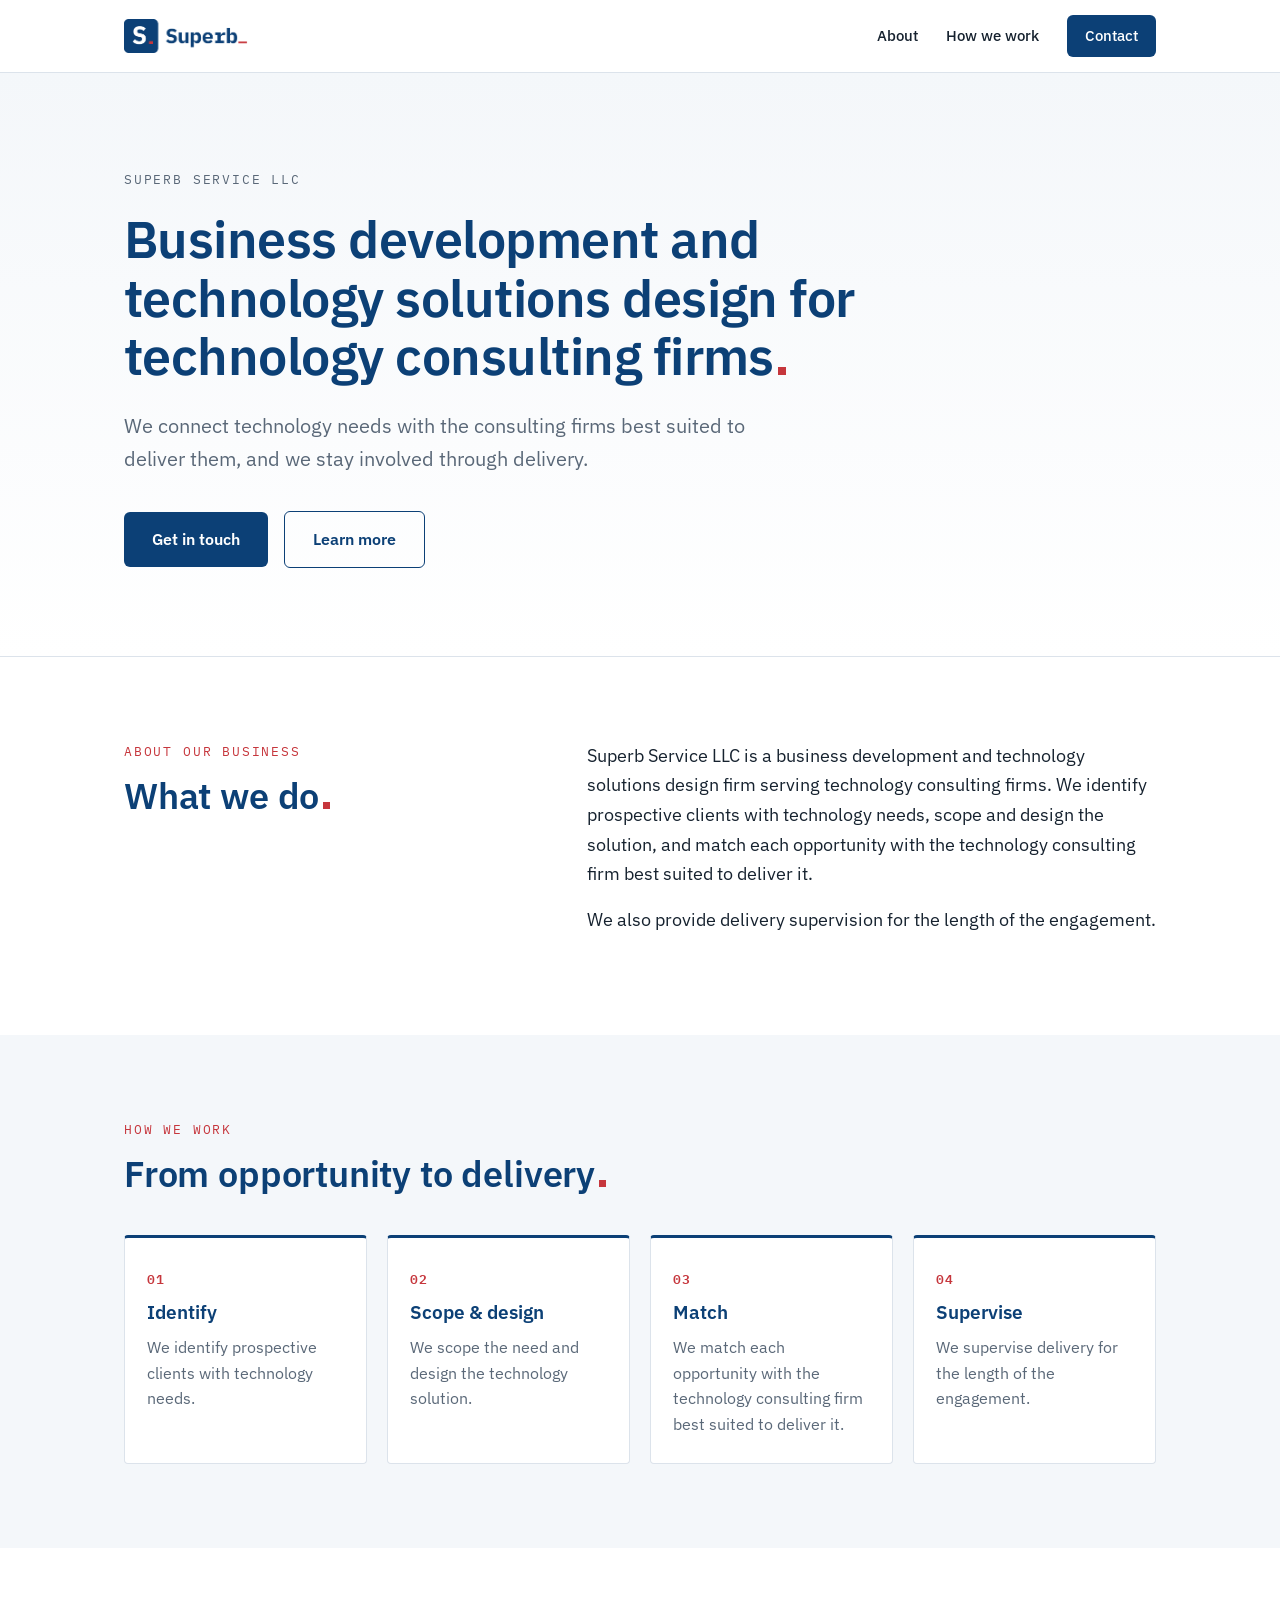
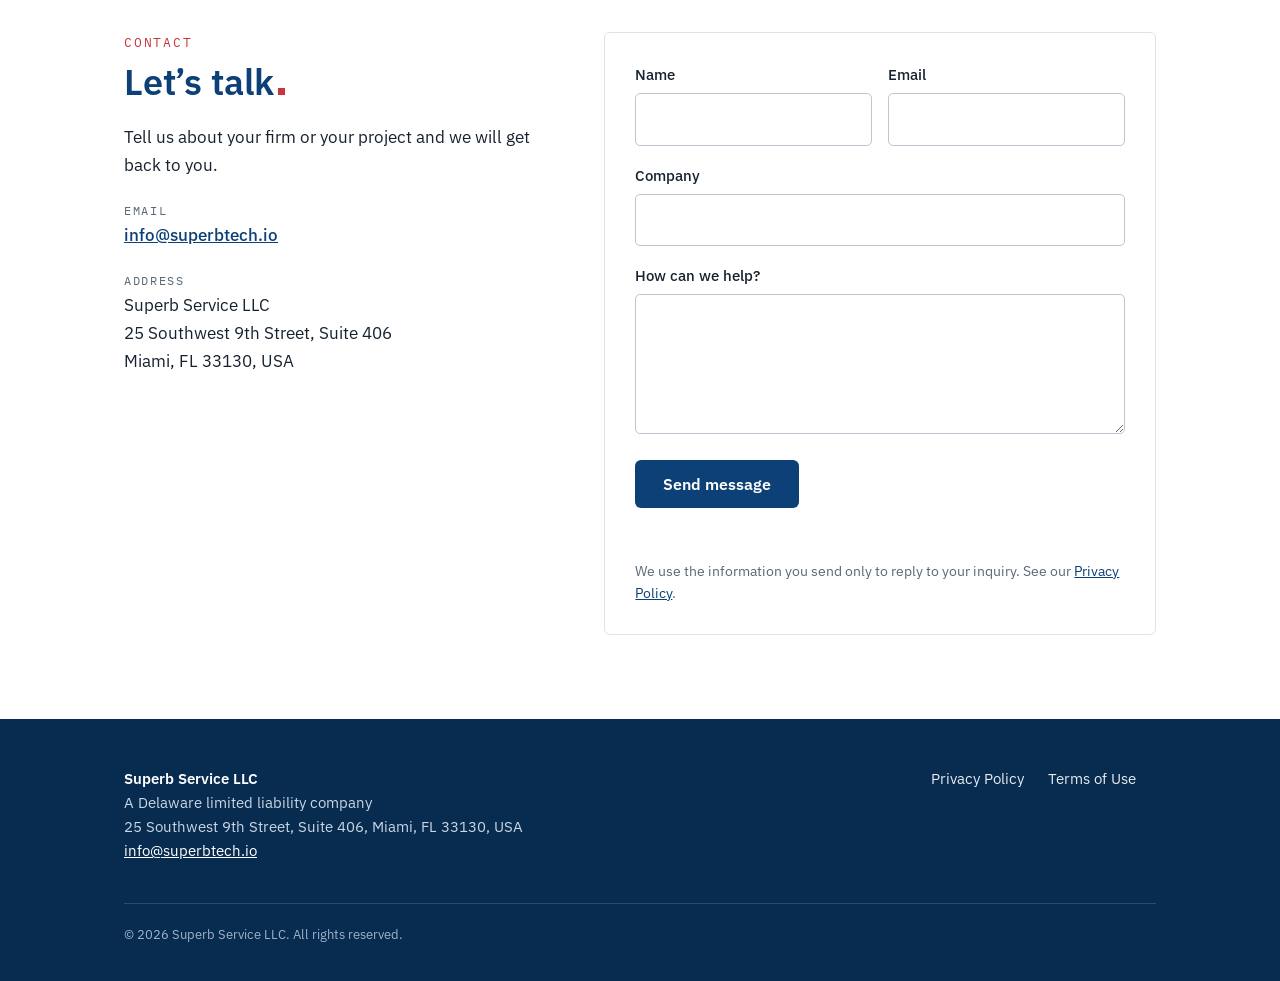
<file: index.html>
<!DOCTYPE html>
<html lang="en">
<head>
<meta charset="utf-8">
<meta name="viewport" content="width=device-width, initial-scale=1">
<title>Superb Service LLC | Business Development &amp; Technology Solutions Design</title>
<meta name="description" content="Superb Service LLC is a business development and technology solutions design firm serving technology consulting firms. We scope solutions, match each opportunity with the right consulting firm, and supervise delivery.">
<link rel="canonical" href="https://superbtech.io/">
<link rel="icon" type="image/png" href="assets/favicon.png">
<link rel="apple-touch-icon" href="assets/apple-touch-icon.png">
<meta property="og:type" content="website">
<meta property="og:title" content="Superb Service LLC">
<meta property="og:description" content="Business development and technology solutions design for technology consulting firms.">
<meta property="og:url" content="https://superbtech.io/">
<meta property="og:image" content="https://superbtech.io/assets/logo-full.png">
<link rel="preconnect" href="https://fonts.googleapis.com">
<link rel="preconnect" href="https://fonts.gstatic.com" crossorigin>
<link href="https://fonts.googleapis.com/css2?family=IBM+Plex+Mono:wght@400;500;600&family=IBM+Plex+Sans:wght@400;500;600&display=swap" rel="stylesheet">
<link rel="stylesheet" href="style.css">
<script type="application/ld+json">
{
  "@context": "https://schema.org",
  "@type": "Organization",
  "name": "Superb Service LLC",
  "url": "https://superbtech.io",
  "logo": "https://superbtech.io/assets/logo-full.png",
  "email": "info@superbtech.io",
  "description": "Business development and technology solutions design firm serving technology consulting firms.",
  "address": {
    "@type": "PostalAddress",
    "streetAddress": "25 Southwest 9th Street, Suite 406",
    "addressLocality": "Miami",
    "addressRegion": "FL",
    "postalCode": "33130",
    "addressCountry": "US"
  }
}
</script>
</head>
<body>

<header class="site-header">
  <div class="wrap">
    <a class="brand" href="#top" aria-label="Superb Service LLC home"><img src="assets/logo-full.png" alt="Superb" width="124" height="34"></a>
    <nav class="nav" aria-label="Main">
      <a href="#about">About</a>
      <a href="#how">How we work</a>
      <a class="btn-nav" href="#contact">Contact</a>
    </nav>
  </div>
</header>

<main id="top">

  <section class="hero">
    <div class="wrap">
      <p class="eyebrow">Superb Service LLC</p>
      <h1>Business development and technology solutions design for technology consulting firms<span class="sq" aria-hidden="true"></span></h1>
      <p class="lead">We connect technology needs with the consulting firms best suited to deliver them, and we stay involved through delivery.</p>
      <a class="btn" href="#contact">Get in touch</a>
      <a class="btn ghost" href="#about">Learn more</a>
    </div>
  </section>

  <section id="about">
    <div class="wrap about-grid">
      <div>
        <p class="kicker">About our business</p>
        <h2>What we do<span class="sq" aria-hidden="true"></span></h2>
      </div>
      <div class="body">
        <p>Superb Service LLC is a business development and technology solutions design firm serving technology consulting firms. We identify prospective clients with technology needs, scope and design the solution, and match each opportunity with the technology consulting firm best suited to deliver it.</p>
        <p>We also provide delivery supervision for the length of the engagement.</p>
      </div>
    </div>
  </section>

  <section id="how" class="soft">
    <div class="wrap">
      <p class="kicker">How we work</p>
      <h2>From opportunity to delivery<span class="sq" aria-hidden="true"></span></h2>
      <div class="steps">
        <div class="step">
          <span class="num">01</span>
          <h3>Identify</h3>
          <p>We identify prospective clients with technology needs.</p>
        </div>
        <div class="step">
          <span class="num">02</span>
          <h3>Scope &amp; design</h3>
          <p>We scope the need and design the technology solution.</p>
        </div>
        <div class="step">
          <span class="num">03</span>
          <h3>Match</h3>
          <p>We match each opportunity with the technology consulting firm best suited to deliver it.</p>
        </div>
        <div class="step">
          <span class="num">04</span>
          <h3>Supervise</h3>
          <p>We supervise delivery for the length of the engagement.</p>
        </div>
      </div>
    </div>
  </section>

  <section id="contact">
    <div class="wrap contact-grid">
      <div class="contact-info">
        <p class="kicker">Contact</p>
        <h2>Let&rsquo;s talk<span class="sq" aria-hidden="true"></span></h2>
        <p>Tell us about your firm or your project and we will get back to you.</p>
        <span class="label">Email</span>
        <p><a href="mailto:info@superbtech.io">info@superbtech.io</a></p>
        <span class="label">Address</span>
        <p>Superb Service LLC<br>25 Southwest 9th Street, Suite 406<br>Miami, FL 33130, USA</p>
      </div>

      <form id="contact-form" action="https://formspree.io/f/xzereago" method="POST">
        <div class="row">
          <div class="field">
            <label for="name">Name</label>
            <input id="name" name="name" type="text" autocomplete="name" required>
          </div>
          <div class="field">
            <label for="email">Email</label>
            <input id="email" name="email" type="email" autocomplete="email" required>
          </div>
        </div>
        <div class="field">
          <label for="company">Company</label>
          <input id="company" name="company" type="text" autocomplete="organization">
        </div>
        <div class="field">
          <label for="message">How can we help?</label>
          <textarea id="message" name="message" required></textarea>
        </div>
        <input class="hp" type="text" name="_gotcha" tabindex="-1" autocomplete="off" aria-hidden="true">
        <input type="hidden" name="_subject" value="New inquiry from superbtech.io">
        <button class="btn" type="submit" id="submit-btn">Send message</button>
        <div id="form-status" role="status" aria-live="polite"></div>
        <p class="form-note">We use the information you send only to reply to your inquiry. See our <a href="privacy.html">Privacy Policy</a>.</p>
      </form>
    </div>
  </section>

</main>

<footer class="site-footer">
  <div class="wrap">
    <div>
      <strong>Superb Service LLC</strong><br>
      A Delaware limited liability company<br>
      25 Southwest 9th Street, Suite 406, Miami, FL 33130, USA<br>
      <a href="mailto:info@superbtech.io">info@superbtech.io</a>
    </div>
    <div class="links">
      <a href="privacy.html">Privacy Policy</a>
      <a href="terms.html">Terms of Use</a>
    </div>
    <div class="legal">&copy; <span id="yr">2026</span> Superb Service LLC. All rights reserved.</div>
  </div>
</footer>

<script>
document.getElementById('yr').textContent = new Date().getFullYear();

var form = document.getElementById('contact-form');
var statusEl = document.getElementById('form-status');
var btn = document.getElementById('submit-btn');

form.addEventListener('submit', function (e) {
  e.preventDefault();
  statusEl.className = '';
  statusEl.textContent = '';
  btn.disabled = true;
  btn.textContent = 'Sending...';

  fetch(form.action, {
    method: 'POST',
    body: new FormData(form),
    headers: { 'Accept': 'application/json' }
  }).then(function (r) {
    if (r.ok) {
      statusEl.className = 'ok';
      statusEl.textContent = 'Thank you. Your message has been sent and we will reply soon.';
      form.reset();
    } else {
      throw new Error('bad status');
    }
  }).catch(function () {
    statusEl.className = 'err';
    statusEl.textContent = 'Something went wrong. Please email us directly at info@superbtech.io.';
  }).finally(function () {
    btn.disabled = false;
    btn.textContent = 'Send message';
  });
});
</script>
</body>
</html>
</file>
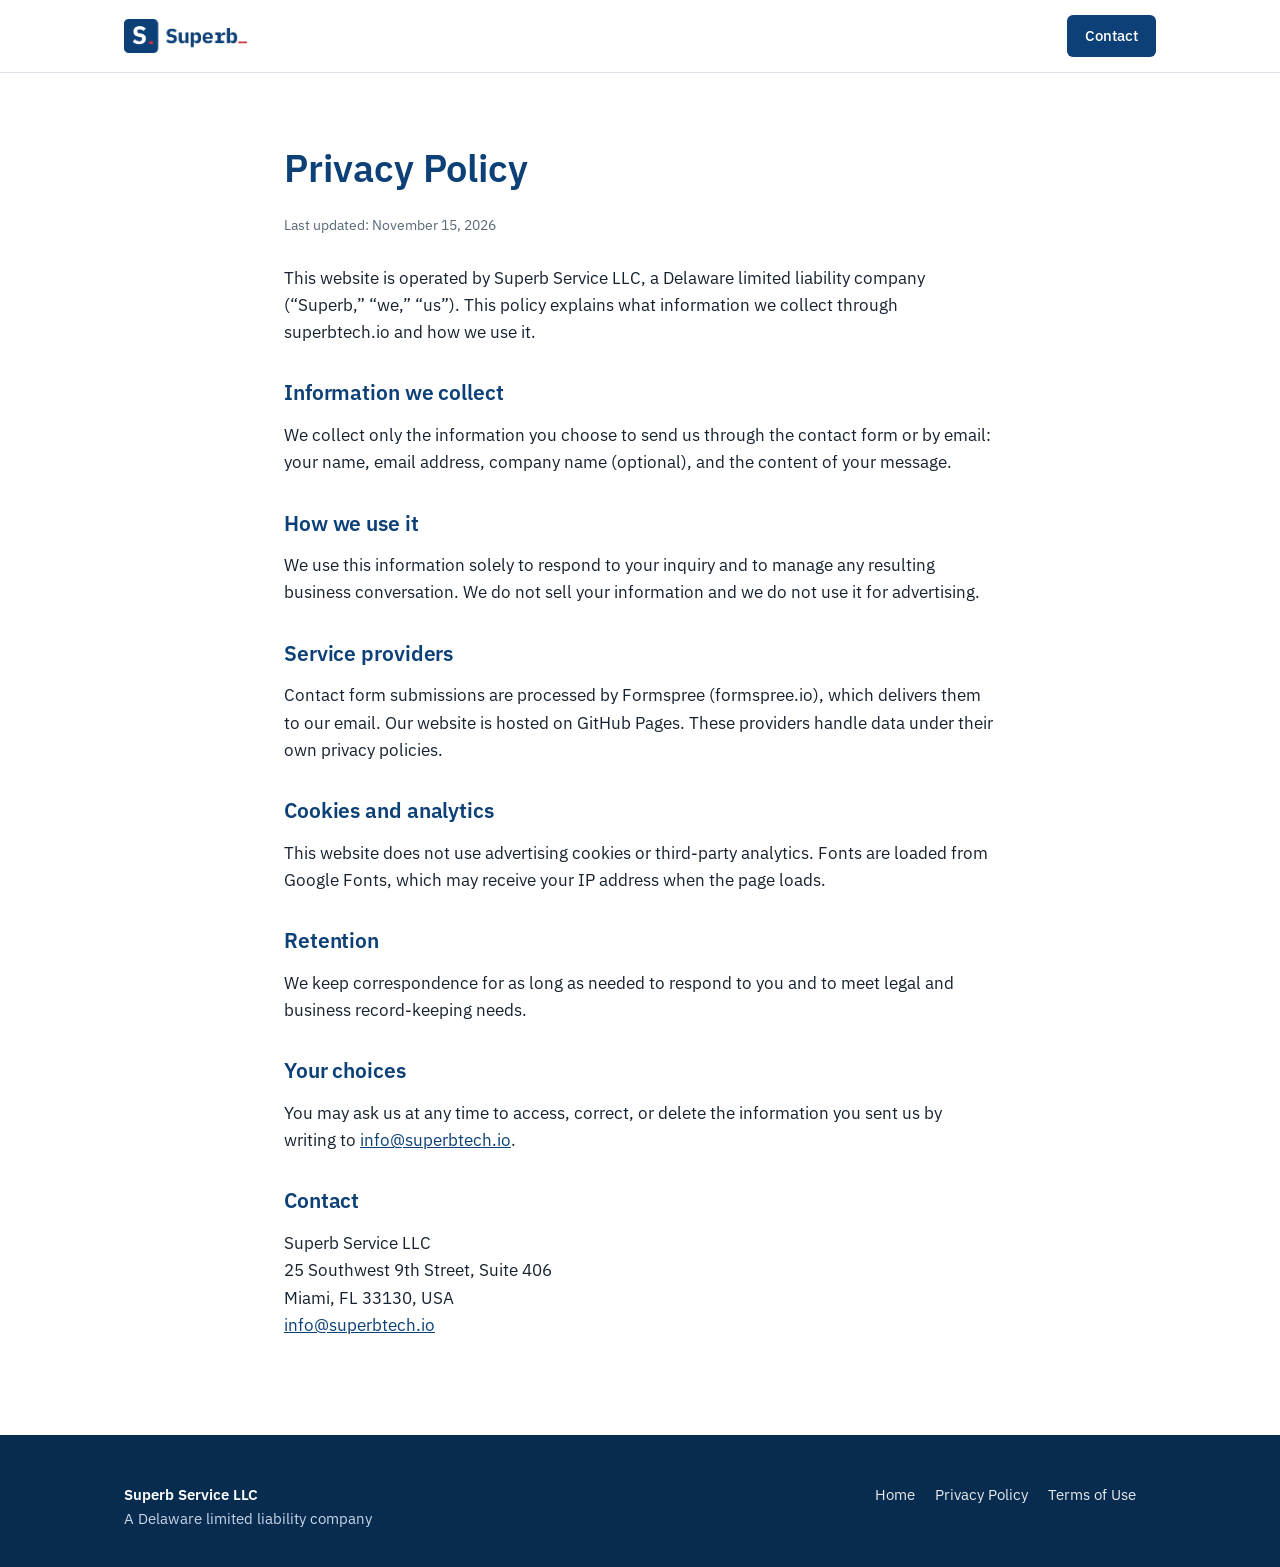
<file: privacy.html>
<!DOCTYPE html>
<html lang="en">
<head>
<meta charset="utf-8">
<meta name="viewport" content="width=device-width, initial-scale=1">
<title>Privacy Policy | Superb Service LLC</title>
<meta name="robots" content="index,follow">
<link rel="canonical" href="https://superbtech.io/privacy.html">
<link rel="icon" type="image/png" href="assets/favicon.png">
<link href="https://fonts.googleapis.com/css2?family=IBM+Plex+Mono:wght@400;500;600&family=IBM+Plex+Sans:wght@400;500;600&display=swap" rel="stylesheet">
<link rel="stylesheet" href="style.css">
</head>
<body>
<header class="site-header">
  <div class="wrap">
    <a class="brand" href="index.html" aria-label="Superb Service LLC home"><img src="assets/logo-full.png" alt="Superb" width="124" height="34"></a>
    <nav class="nav"><a class="btn-nav" href="index.html#contact">Contact</a></nav>
  </div>
</header>

<main class="legal-page">
  <div class="wrap">
    <h1>Privacy Policy</h1>
    <p class="updated">Last updated: November 15, 2026</p>

    <p>This website is operated by Superb Service LLC, a Delaware limited liability company (&ldquo;Superb,&rdquo; &ldquo;we,&rdquo; &ldquo;us&rdquo;). This policy explains what information we collect through superbtech.io and how we use it.</p>

    <h2>Information we collect</h2>
    <p>We collect only the information you choose to send us through the contact form or by email: your name, email address, company name (optional), and the content of your message.</p>

    <h2>How we use it</h2>
    <p>We use this information solely to respond to your inquiry and to manage any resulting business conversation. We do not sell your information and we do not use it for advertising.</p>

    <h2>Service providers</h2>
    <p>Contact form submissions are processed by Formspree (formspree.io), which delivers them to our email. Our website is hosted on GitHub Pages. These providers handle data under their own privacy policies.</p>

    <h2>Cookies and analytics</h2>
    <p>This website does not use advertising cookies or third-party analytics. Fonts are loaded from Google Fonts, which may receive your IP address when the page loads.</p>

    <h2>Retention</h2>
    <p>We keep correspondence for as long as needed to respond to you and to meet legal and business record-keeping needs.</p>

    <h2>Your choices</h2>
    <p>You may ask us at any time to access, correct, or delete the information you sent us by writing to <a href="mailto:info@superbtech.io">info@superbtech.io</a>.</p>

    <h2>Contact</h2>
    <p>Superb Service LLC<br>25 Southwest 9th Street, Suite 406<br>Miami, FL 33130, USA<br><a href="mailto:info@superbtech.io">info@superbtech.io</a></p>
  </div>
</main>

<footer class="site-footer">
  <div class="wrap">
    <div><strong>Superb Service LLC</strong><br>A Delaware limited liability company</div>
    <div class="links"><a href="index.html">Home</a><a href="privacy.html">Privacy Policy</a><a href="terms.html">Terms of Use</a></div>
  </div>
</footer>
</body>
</html>
</file>
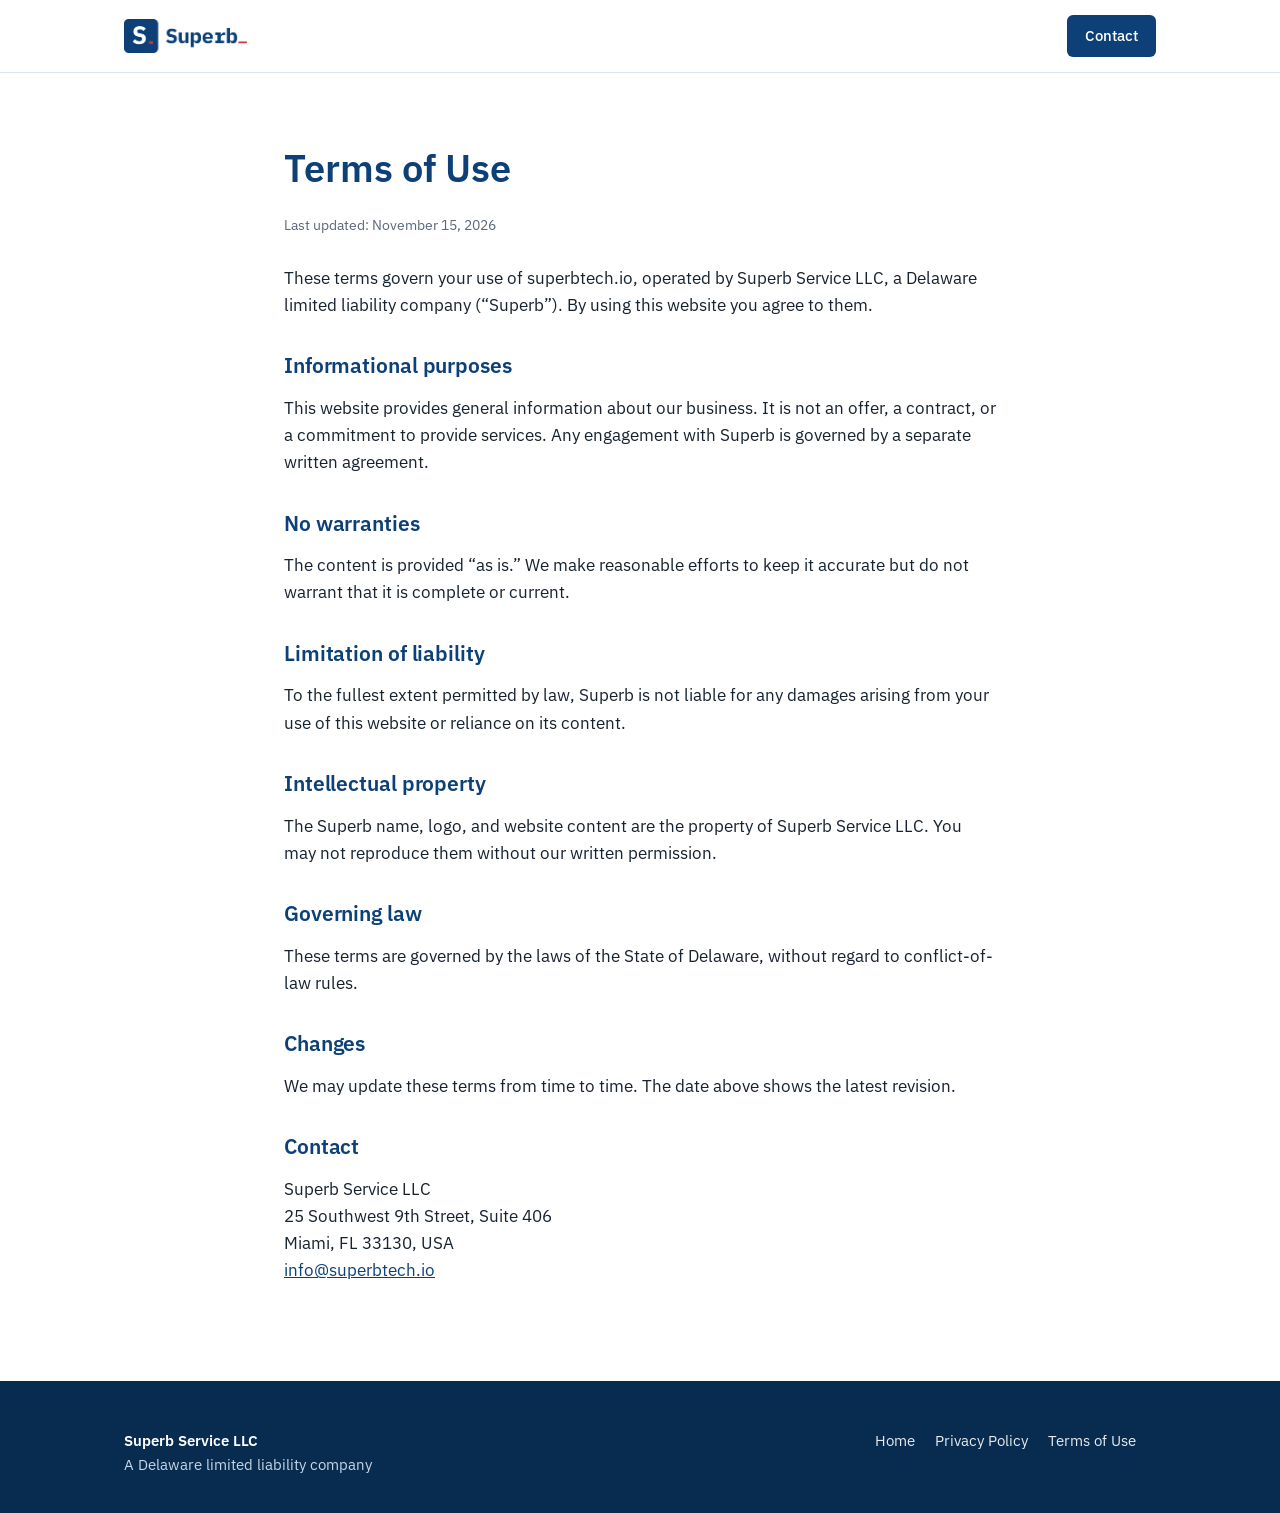
<file: terms.html>
<!DOCTYPE html>
<html lang="en">
<head>
<meta charset="utf-8">
<meta name="viewport" content="width=device-width, initial-scale=1">
<title>Terms of Use | Superb Service LLC</title>
<meta name="robots" content="index,follow">
<link rel="canonical" href="https://superbtech.io/terms.html">
<link rel="icon" type="image/png" href="assets/favicon.png">
<link href="https://fonts.googleapis.com/css2?family=IBM+Plex+Mono:wght@400;500;600&family=IBM+Plex+Sans:wght@400;500;600&display=swap" rel="stylesheet">
<link rel="stylesheet" href="style.css">
</head>
<body>
<header class="site-header">
  <div class="wrap">
    <a class="brand" href="index.html" aria-label="Superb Service LLC home"><img src="assets/logo-full.png" alt="Superb" width="124" height="34"></a>
    <nav class="nav"><a class="btn-nav" href="index.html#contact">Contact</a></nav>
  </div>
</header>

<main class="legal-page">
  <div class="wrap">
    <h1>Terms of Use</h1>
    <p class="updated">Last updated: November 15, 2026</p>

    <p>These terms govern your use of superbtech.io, operated by Superb Service LLC, a Delaware limited liability company (&ldquo;Superb&rdquo;). By using this website you agree to them.</p>

    <h2>Informational purposes</h2>
    <p>This website provides general information about our business. It is not an offer, a contract, or a commitment to provide services. Any engagement with Superb is governed by a separate written agreement.</p>

    <h2>No warranties</h2>
    <p>The content is provided &ldquo;as is.&rdquo; We make reasonable efforts to keep it accurate but do not warrant that it is complete or current.</p>

    <h2>Limitation of liability</h2>
    <p>To the fullest extent permitted by law, Superb is not liable for any damages arising from your use of this website or reliance on its content.</p>

    <h2>Intellectual property</h2>
    <p>The Superb name, logo, and website content are the property of Superb Service LLC. You may not reproduce them without our written permission.</p>

    <h2>Governing law</h2>
    <p>These terms are governed by the laws of the State of Delaware, without regard to conflict-of-law rules.</p>

    <h2>Changes</h2>
    <p>We may update these terms from time to time. The date above shows the latest revision.</p>

    <h2>Contact</h2>
    <p>Superb Service LLC<br>25 Southwest 9th Street, Suite 406<br>Miami, FL 33130, USA<br><a href="mailto:info@superbtech.io">info@superbtech.io</a></p>
  </div>
</main>

<footer class="site-footer">
  <div class="wrap">
    <div><strong>Superb Service LLC</strong><br>A Delaware limited liability company</div>
    <div class="links"><a href="index.html">Home</a><a href="privacy.html">Privacy Policy</a><a href="terms.html">Terms of Use</a></div>
  </div>
</footer>
</body>
</html>
</file>
<file: style.css>
:root{
  --navy:#0C4076;
  --navy-dark:#082B50;
  --red:#C6363C;
  --ink:#16222F;
  --muted:#5A6878;
  --line:#DCE3EB;
  --bg:#FFFFFF;
  --bg-soft:#F4F7FA;
  --maxw:1080px;
}
*{box-sizing:border-box}
html{scroll-behavior:smooth;scroll-padding-top:84px}
body{margin:0;font-family:'IBM Plex Sans',system-ui,-apple-system,'Segoe UI',Roboto,sans-serif;color:var(--ink);background:var(--bg);line-height:1.65;font-size:17px;-webkit-font-smoothing:antialiased}
img{max-width:100%;display:block}
a{color:var(--navy)}
.wrap{max-width:var(--maxw);margin:0 auto;padding:0 24px}

/* Header */
.site-header{position:sticky;top:0;z-index:10;background:rgba(255,255,255,.96);backdrop-filter:saturate(1.4) blur(8px);border-bottom:1px solid var(--line)}
.site-header .wrap{display:flex;align-items:center;justify-content:space-between;height:72px}
.brand img{height:34px;width:auto}
.nav{display:flex;gap:28px;align-items:center}
.nav a{color:var(--ink);text-decoration:none;font-weight:500;font-size:15px}
.nav a:hover{color:var(--navy)}
.nav .btn-nav{background:var(--navy);color:#fff;padding:9px 18px;border-radius:6px}
.nav .btn-nav:hover{background:var(--navy-dark);color:#fff}

/* Hero */
.hero{background:linear-gradient(180deg,var(--bg-soft) 0%,#fff 100%);padding:96px 0 88px;border-bottom:1px solid var(--line)}
.eyebrow{font-family:'IBM Plex Mono',monospace;font-size:13px;letter-spacing:.14em;text-transform:uppercase;color:var(--muted);margin:0 0 20px}
.hero h1{font-size:clamp(32px,5vw,52px);line-height:1.12;font-weight:600;color:var(--navy);margin:0 0 24px;max-width:820px;letter-spacing:-.01em}
.hero h1 .sq{display:inline-block;width:.16em;height:.16em;background:var(--red);margin-left:.08em}
.hero p.lead{font-size:20px;color:var(--muted);max-width:680px;margin:0 0 36px}
.btn{display:inline-block;background:var(--navy);color:#fff;text-decoration:none;font-weight:600;padding:14px 28px;border-radius:6px;border:0;cursor:pointer;font-size:16px;font-family:inherit}
.btn:hover{background:var(--navy-dark)}
.btn:disabled{opacity:.6;cursor:wait}
.btn.ghost{background:transparent;color:var(--navy);border:1.5px solid var(--navy);margin-left:12px}
.btn.ghost:hover{background:var(--navy);color:#fff}

/* Sections */
section{padding:84px 0}
section.soft{background:var(--bg-soft)}
h2{font-size:clamp(26px,3.4vw,36px);line-height:1.2;font-weight:600;color:var(--navy);margin:0 0 20px;letter-spacing:-.005em}
h2 .sq{display:inline-block;width:.2em;height:.2em;background:var(--red);margin-left:.1em}
.kicker{font-family:'IBM Plex Mono',monospace;font-size:13px;letter-spacing:.14em;text-transform:uppercase;color:var(--red);margin:0 0 12px}
.about-grid{display:grid;grid-template-columns:1fr 1.4fr;gap:56px;align-items:start}
.about-grid .body p{margin:0 0 16px;font-size:18px}
.about-grid .body p.sub{font-size:15px;color:var(--muted);font-family:'IBM Plex Mono',monospace;text-transform:uppercase;letter-spacing:.1em}

/* Steps */
.steps{display:grid;grid-template-columns:repeat(4,1fr);gap:20px;margin-top:40px}
.step{background:#fff;border:1px solid var(--line);border-top:3px solid var(--navy);border-radius:4px;padding:26px 22px}
.step .num{font-family:'IBM Plex Mono',monospace;font-size:13px;color:var(--red);font-weight:600;letter-spacing:.08em}
.step h3{margin:8px 0 10px;font-size:19px;color:var(--navy);font-weight:600;line-height:1.3}
.step p{margin:0;font-size:15.5px;color:var(--muted)}

/* Contact */
.contact-grid{display:grid;grid-template-columns:1fr 1.3fr;gap:56px;align-items:start}
.contact-info p{margin:0 0 6px}
.contact-info .label{font-family:'IBM Plex Mono',monospace;font-size:12px;letter-spacing:.14em;text-transform:uppercase;color:var(--muted);margin-top:22px;display:block}
.contact-info a{font-weight:500}
form{background:#fff;border:1px solid var(--line);border-radius:6px;padding:30px}
.field{margin-bottom:18px}
label{display:block;font-weight:500;font-size:14.5px;margin-bottom:6px}
input,textarea{width:100%;font:inherit;font-size:16px;padding:12px 14px;border:1px solid #BCC7D3;border-radius:5px;background:#fff;color:var(--ink)}
input:focus,textarea:focus{outline:2px solid var(--navy);outline-offset:1px;border-color:var(--navy)}
textarea{min-height:140px;resize:vertical}
.row{display:grid;grid-template-columns:1fr 1fr;gap:16px}
.hp{position:absolute;left:-9999px;opacity:0;height:0;width:0}
.form-note{font-size:13.5px;color:var(--muted);margin:14px 0 0}
#form-status{margin-top:16px;font-weight:500;font-size:15.5px;min-height:1.4em}
#form-status.ok{color:#1E7A46}
#form-status.err{color:var(--red)}

/* Footer */
.site-footer{background:var(--navy-dark);color:#C9D6E5;padding:48px 0 36px;font-size:14.5px}
.site-footer .wrap{display:flex;justify-content:space-between;gap:32px;flex-wrap:wrap}
.site-footer strong{color:#fff;font-weight:600}
.site-footer a{color:#fff}
.site-footer .links a{margin-right:20px;text-decoration:none;opacity:.9}
.site-footer .links a:hover{text-decoration:underline}
.site-footer .legal{width:100%;border-top:1px solid rgba(255,255,255,.14);padding-top:20px;margin-top:8px;color:#9FB3CA;font-size:13px}

/* Legal pages */
.legal-page{padding:64px 0 80px}
.legal-page .wrap{max-width:760px}
.legal-page h1{font-size:clamp(28px,4vw,38px);color:var(--navy);margin:0 0 8px;font-weight:600}
.legal-page h2{font-size:21px;margin:34px 0 10px}
.legal-page p,.legal-page li{font-size:16.5px}
.legal-page .updated{color:var(--muted);font-size:14px;margin-bottom:28px}

@media (max-width:860px){
  .about-grid,.contact-grid{grid-template-columns:1fr;gap:32px}
  .steps{grid-template-columns:1fr 1fr}
  .nav a:not(.btn-nav){display:none}
  .hero{padding:64px 0 56px}
  section{padding:60px 0}
}
@media (max-width:540px){
  .steps{grid-template-columns:1fr}
  .row{grid-template-columns:1fr;gap:0}
  .btn.ghost{margin:12px 0 0}
  .brand img{height:28px}
}
</file>
